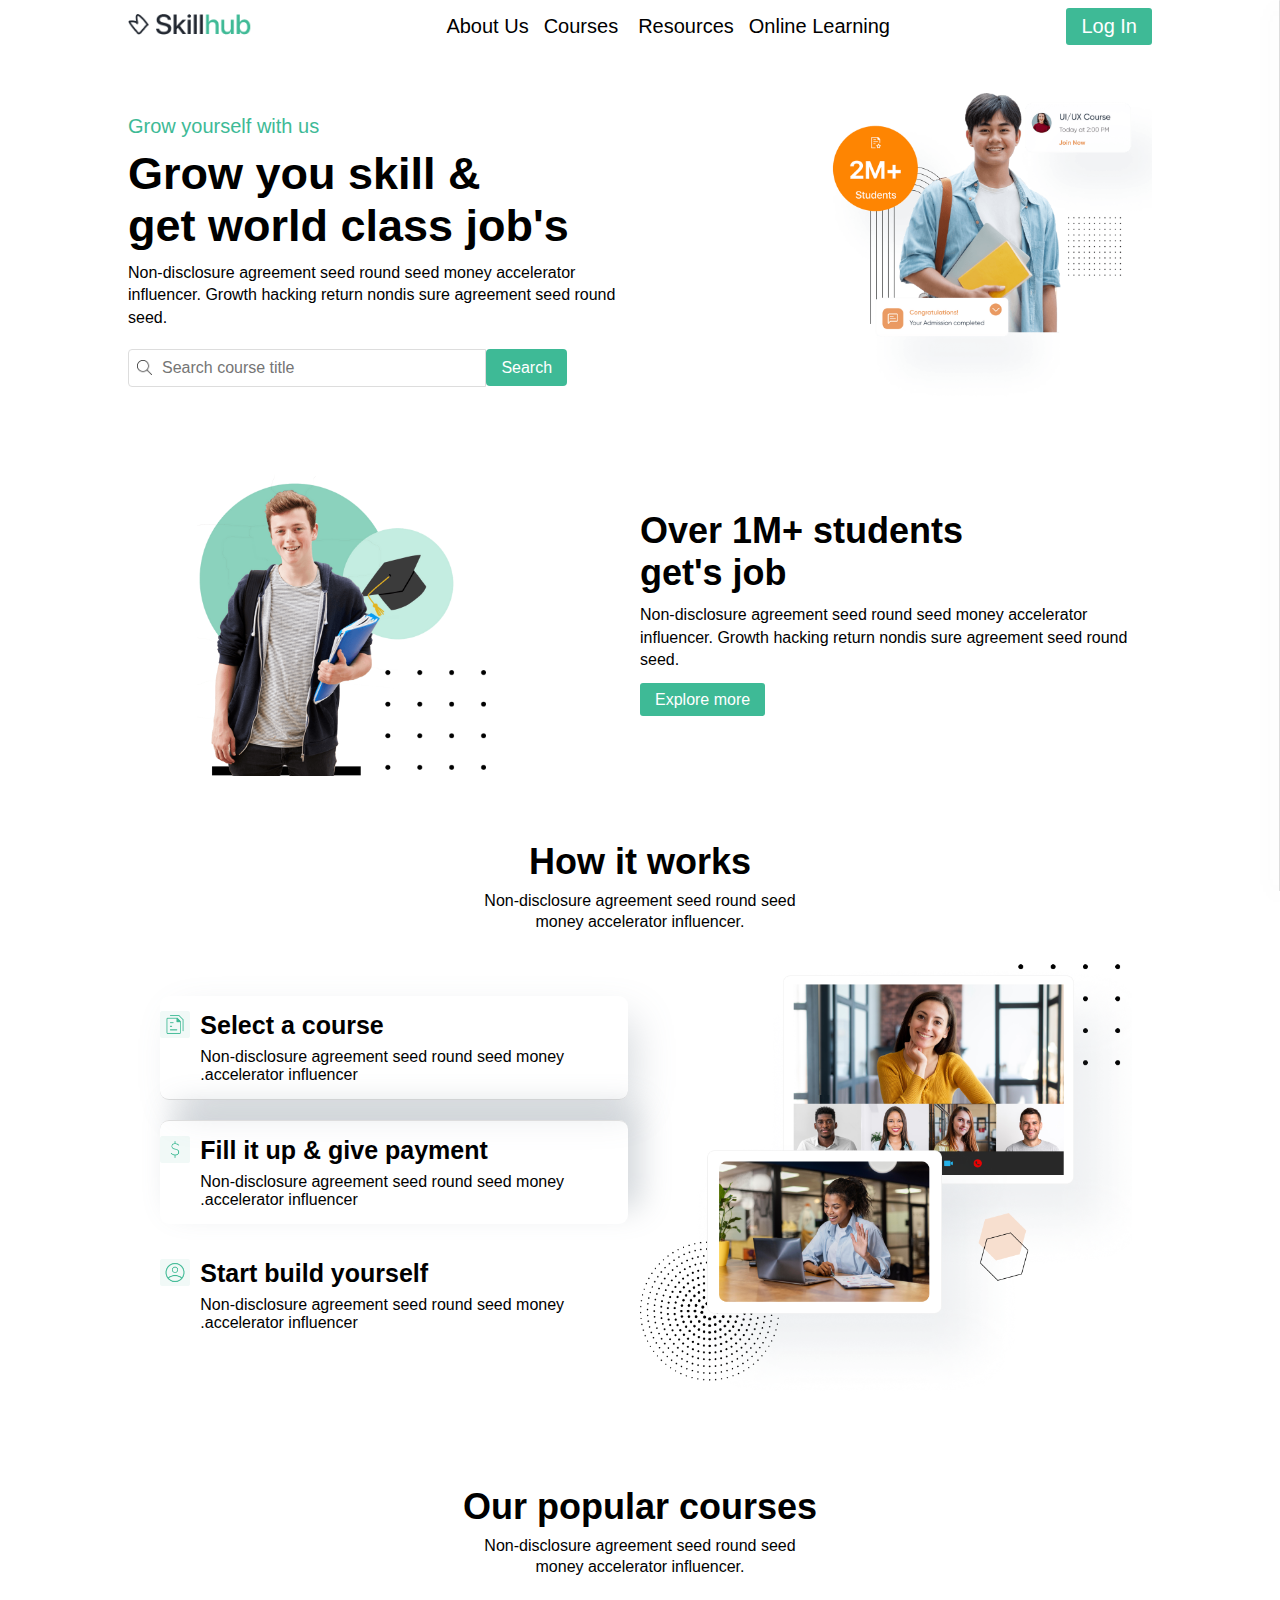
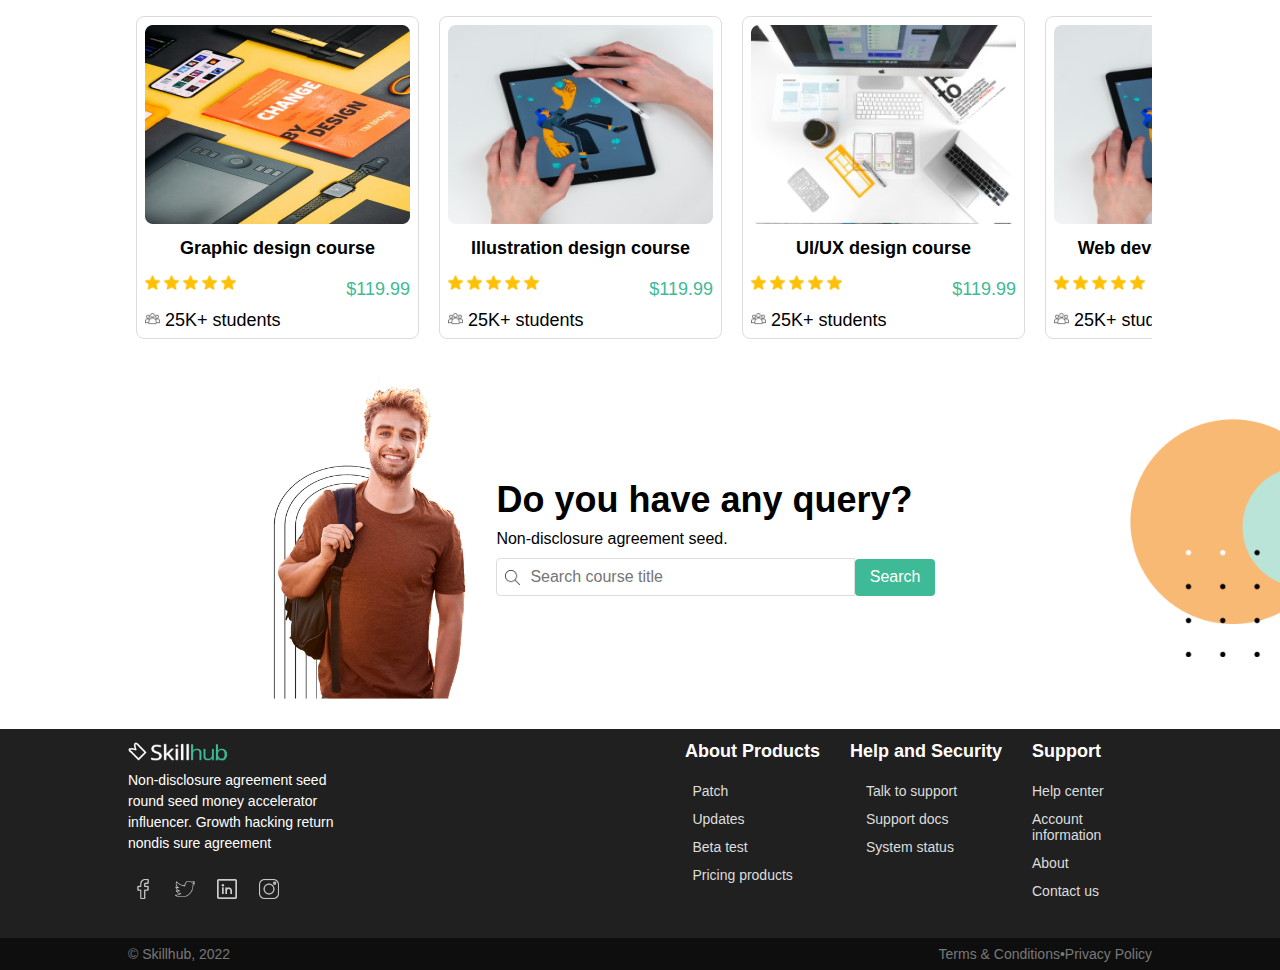
<file: index.html>
<!DOCTYPE html>
<html>
<head>
	<title>SkillHub | Grow yourself with us</title>
	<link rel="stylesheet" href="style.css">
	<link href="http://fonts.cdnfonts.com/css/gilroy-bold?styles=20880" rel="stylesheet"/>
	<meta name="viewport" content="width=device-width,initial-scale=1.0">
	<script type="text/javascript">
		function openNav() {
		document.getElementById("mySidenav").style.width = "65%";
		}
		function closeNav() {
		document.getElementById("mySidenav").style.width = "0";
		}
	</script>
</head>
<body>
	<!--sidenav-->
	<div id="mySidenav" class="sidenav">
		<div class="branding">
			<img src="img/logo.png" alt="bostro-logo">
		</div>
		<a href="javascript:void(0)" class="closebtn" onclick="closeNav()"><img src="icons/close.png"></a>
		<a href="">About Us</a>
		<a href="">Courses</a>
		<a href="" >Resources</a>
		<a href="" >Online Learning</a>
	</div>
	<!--sidenav end-->
	<header>
		<div class="container">
			<div class="branding">
				<img src="img/logo.png">
			</div>
			<div class="nav">
				<ul>
					<li><a href="" >About Us</a></li>
					<li><a href="" >Courses</a></li>
					<li><a href="" >Resources</a></li>
					<li><a href="" >Online Learning</a></li>
				</ul>
			</div>
			<div class="right-nav">
				<div class="loginBtn">
					<a href="login.html" >Log In</a>
				</div>
				<div class="menu" onclick="openNav()">
					<img src="icons/menu.png">
				</div>
			</div>
		</div>
	</header>
	<section class="section-1">
		<div class="container">
			<div class="article-1">
				<img src="img/person-1.png">
				<div class="desc">
					<p>Grow yourself with us</p>
					<h2>Grow you skill &<br/>get world class job's</h2>
					<p>Non-disclosure agreement seed round seed money accelerator influencer.
					Growth hacking return nondis sure agreement seed round seed.</p>
					<form>
						<div class="search-field">
							<img src="icons/search.png">
							<input type="text" placeholder="Search course title" required>
						</div>
						<button type="submit">Search</button>
					</form>
				</div>
			</div>
			<div class="article-2">
				<img src="img/person-2.png">
				<div class="desc">
					<h3>Over 1M+ students<br/>get's job</h3>
					<p>Non-disclosure agreement seed round seed money accelerator influencer.
					Growth hacking return nondis sure agreement seed round seed.</p>
					<div class="explore-more">
						<a href="" >Explore more</a>
					</div>
				</div>
			</div>
		</div>
	</section>
	<section class="section-2">
		<div class="container">
			<div class="intro">
				<h2>How it works</h2>
				<p>Non-disclosure agreement seed round seed <br/>money accelerator influencer.</p>
			</div>
			<div class="article-3">
				<img src="img/person-3.png">
				<div class="article-3-boxes">
					<div class="box">
						<div class="container">
							<img src="img/note.png">
							<div class="description">
								<h3>Select a course</h3>
								<p>Non-disclosure agreement seed round seed money accelerator influencer.</p>
							</div>
						</div>
					</div>
					<div class="box">
						<div class="container">
							<img src="img/dollar.png">
							<div class="description">
								<h3>Fill it up & give payment</h3>
								<p>Non-disclosure agreement seed round seed money accelerator influencer.</p>
							</div>
						</div>
					</div>
					<div class="box">
						<div class="container">
							<img src="img/profile.png">
							<div class="description">
								<h3>Start build yourself</h3>
								<p>Non-disclosure agreement seed round seed money accelerator influencer.</p>
							</div>
						</div>
					</div>
				</div>
			</div>
		</div>
	</section>
	<section class="section-3">
		<div class="container">
			<div class="intro">
				<h2>Our popular courses</h2>
				<p>Non-disclosure agreement seed round seed <br/>money accelerator influencer.</p>
			</div>
			<div class="courses">
				<div class="course">
					<img src="img/material-1.png">
					<p><b>Graphic design course</b></p>
					<div class="ratings">
						<div class="stars">
							<img src="icons/star.png">
							<img src="icons/star.png">
							<img src="icons/star.png">
							<img src="icons/star.png">
							<img src="icons/star.png">
						</div>
						<div class="price">
							<p>$119.99</p>
						</div>
					</div>
					<div class="students">
						<img src="icons/people.png">
						<p>25K+ students</p>
					</div>
				</div>
				<div class="course">
					<img src="img/material-2.png">
					<p><b>Illustration design course</b></p>
					<div class="ratings">
						<div class="stars">
							<img src="icons/star.png">
							<img src="icons/star.png">
							<img src="icons/star.png">
							<img src="icons/star.png">
							<img src="icons/star.png">
						</div>
						<div class="price">
							<p>$119.99</p>
						</div>
					</div>
					<div class="students">
						<img src="icons/people.png">
						<p>25K+ students</p>
					</div>
				</div>
				<div class="course">
					<img src="img/material-3.png">
					<p><b>UI/UX design course</b></p>
					<div class="ratings">
						<div class="stars">
							<img src="icons/star.png">
							<img src="icons/star.png">
							<img src="icons/star.png">
							<img src="icons/star.png">
							<img src="icons/star.png">
						</div>
						<div class="price">
							<p>$119.99</p>
						</div>
					</div>
					<div class="students">
						<img src="icons/people.png">
						<p>25K+ students</p>
					</div>
				</div>
				<div class="course">
					<img src="img/material-4.png">
					<p><b>Web development course</b></p>
					<div class="ratings">
						<div class="stars">
							<img src="icons/star.png">
							<img src="icons/star.png">
							<img src="icons/star.png">
							<img src="icons/star.png">
							<img src="icons/star.png">
						</div>
						<div class="price">
							<p>$119.99</p>
						</div>
					</div>
					<div class="students">
						<img src="icons/people.png">
						<p>25K+ students</p>
					</div>
				</div>
			</div>
		</div>
	</section>
	<section class="section-4">
		<img src="img/circle.png">
		<div class="container">
			<img src="img/person-4.png">
			<div class="query">
				<h2>Do you have any query?</h2>
				<p>Non-disclosure agreement seed.</p>
				<form>
					<div class="search-field">
						<img src="icons/search.png">
						<input type="text" placeholder="Search course title" required>
					</div>
					<button type="submit">Search</button>
				</form>
			</div>
		</div>
	</section>
	<footer>
		<div class="container">
			<div class="ft-branding">
				<div class="branding">
					<img src="img/ft-logo.png">
					<p>Non-disclosure agreement seed round seed money accelerator influencer.
					Growth hacking return nondis sure agreement</p>
				</div>
				<div class="follow">
					<ul>
						<li><a href="" ><img src="icons/facebook.png"></a></li>
						<li><a href="" ><img src="icons/twitter.png"></a></li>
						<li><a href="" ><img src="icons/linkedin.png"></a></li>
						<li><a href="" ><img src="icons/instagram.png"></a></li>
					</ul>
				</div>
			</div>
			<div class="footer-nav">
				<div class="ft-menus">
					<h3>About Products</h3>
					<ul>
						<li><a href="" >Patch</a></li>
						<li><a href="" >Updates</a></li>
						<li><a href="" >Beta test</a></li>
						<li><a href="" >Pricing products</a></li>
					</ul>
				</div>
				<div class="ft-menus">
					<h3>Help and Security</h3>
					<ul>
						<li><a href="" >Talk to support</a></li>
						<li><a href="" >Support docs</a></li>
						<li><a href="" >System status</a></li>
					</ul>
				</div>
				<div class="ft-menus">
					<h3>Support</h3>
					<ul>
						<li><a href="" >Help center</a></li>
						<li><a href="" >Account information</a></li>
						<li><a href="" >About</a></li>
						<li><a href="" >Contact us</a></li>
					</ul>
				</div>
			</div>
		</div>
		<div class="copyright">
			<div class="container">
				<div class="cpr">
					<p>© Skillhub, 2022</p>
				</div>
				<div class="privacy">
					<a href="" >Terms & Conditions</a>
					<p> • </p>
					<a href="" >Privacy Policy</a>
				</div>
			</div>
		</div>
	</footer>
</body>
</html>
</file>
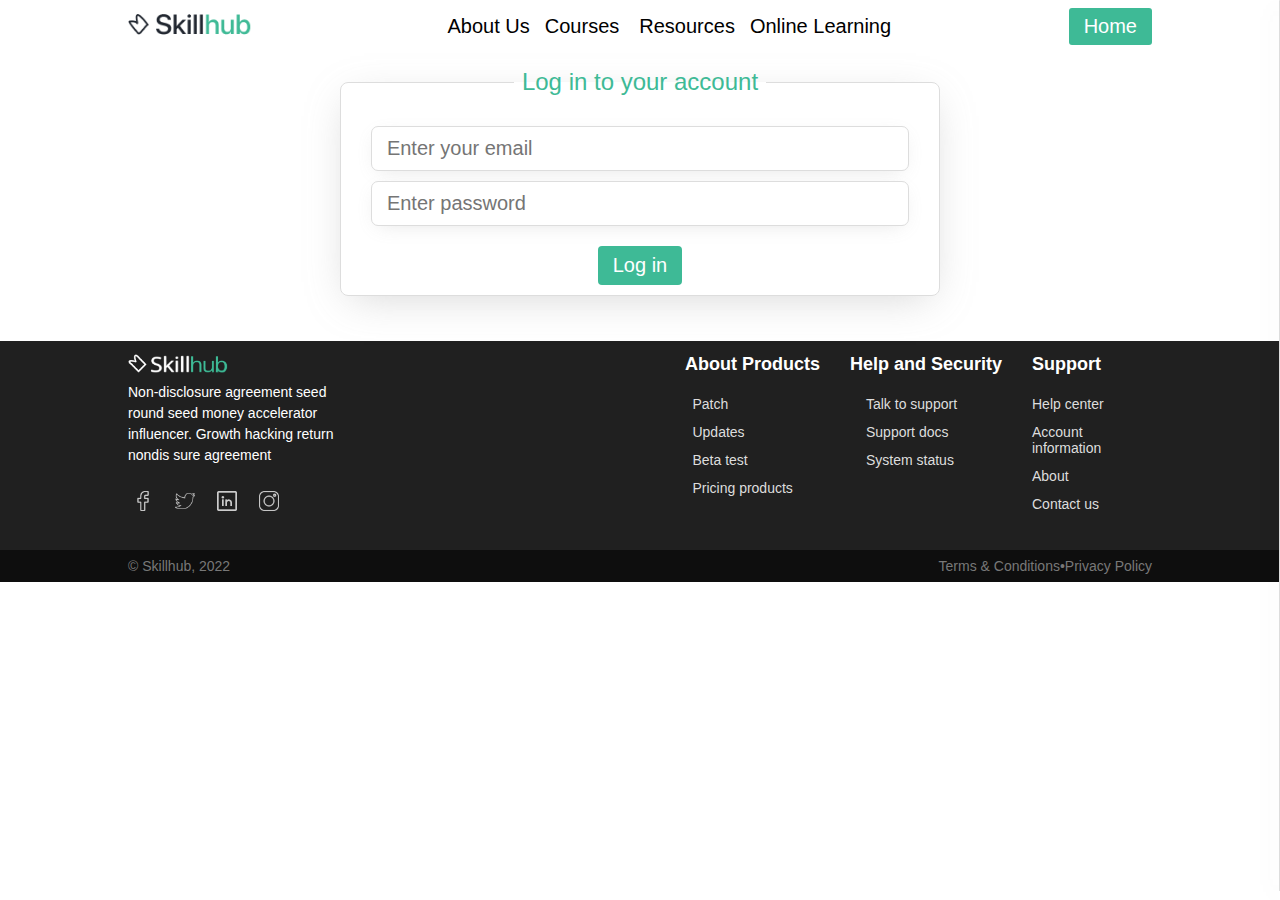
<file: login.html>
<!DOCTYPE html>
<html>
<head>
	<title>SkillHub | Grow yourself with us</title>
	<link rel="stylesheet" href="style.css">
	<link href="http://fonts.cdnfonts.com/css/gilroy-bold?styles=20880" rel="stylesheet"/>
	<meta name="viewport" content="width=device-width,initial-scale=1.0">
	<script type="text/javascript">
		function openNav() {
		document.getElementById("mySidenav").style.width = "65%";
		}
		function closeNav() {
		document.getElementById("mySidenav").style.width = "0";
		}
	</script>
</head>
<body>
	<!--sidenav-->
	<div id="mySidenav" class="sidenav">
		<div class="branding">
			<img src="img/logo.png" alt="bostro-logo">
		</div>
		<a href="javascript:void(0)" class="closebtn" onclick="closeNav()"><img src="icons/close.png"></a>
		<a href="">About Us</a>
		<a href="">Courses</a>
		<a href="" >Resources</a>
		<a href="" >Online Learning</a>
	</div>
	<!--sidenav end-->
	<header>
		<div class="container">
			<div class="branding">
				<img src="img/logo.png">
			</div>
			<div class="nav">
				<ul>
					<li><a href="" >About Us</a></li>
					<li><a href="" >Courses</a></li>
					<li><a href="" >Resources</a></li>
					<li><a href="" >Online Learning</a></li>
				</ul>
			</div>
			<div class="right-nav">
				<div class="loginBtn">
					<a href="index.html" >Home</a>
				</div>
				<div class="menu" onclick="openNav()">
					<img src="icons/menu.png">
				</div>
			</div>
		</div>
	</header>
	<main>
		<div class="container">
			<form class="login-form"method="POST" action="">
				<fieldset>
					<legend>Log in to your account</legend>
					<div class="data">
						<input type="email" placeholder="Enter your email" required>
						<input type="password" placeholder="Enter password"required>
					</div>
					<div class="loginBtn">
						<button type="submit">Log in</button>
					</div>
				</fieldset>
			</form>
		</div>
	</main>
	<footer>
		<div class="container">
			<div class="ft-branding">
				<div class="branding">
					<img src="img/ft-logo.png">
					<p>Non-disclosure agreement seed round seed money accelerator influencer.
					Growth hacking return nondis sure agreement</p>
				</div>
				<div class="follow">
					<ul>
						<li><a href="" ><img src="icons/facebook.png"></a></li>
						<li><a href="" ><img src="icons/twitter.png"></a></li>
						<li><a href="" ><img src="icons/linkedin.png"></a></li>
						<li><a href="" ><img src="icons/instagram.png"></a></li>
					</ul>
				</div>
			</div>
			<div class="footer-nav">
				<div class="ft-menus">
					<h3>About Products</h3>
					<ul>
						<li><a href="" >Patch</a></li>
						<li><a href="" >Updates</a></li>
						<li><a href="" >Beta test</a></li>
						<li><a href="" >Pricing products</a></li>
					</ul>
				</div>
				<div class="ft-menus">
					<h3>Help and Security</h3>
					<ul>
						<li><a href="" >Talk to support</a></li>
						<li><a href="" >Support docs</a></li>
						<li><a href="" >System status</a></li>
					</ul>
				</div>
				<div class="ft-menus">
					<h3>Support</h3>
					<ul>
						<li><a href="" >Help center</a></li>
						<li><a href="" >Account information</a></li>
						<li><a href="" >About</a></li>
						<li><a href="" >Contact us</a></li>
					</ul>
				</div>
			</div>
		</div>
		<div class="copyright">
			<div class="container">
				<div class="cpr">
					<p>© Skillhub, 2022</p>
				</div>
				<div class="privacy">
					<a href="" >Terms & Conditions</a>
					<p> • </p>
					<a href="" >Privacy Policy</a>
				</div>
			</div>
		</div>
	</footer>
	</body>
	</html>
</file>
<file: style.css>
/*global*/
*{
	margin:0;
	padding:0;
	box-sizing:border-box;
}
body{
	
}
.container{
	width:90%;
	margin:auto;
}
ul{
	list-style-type:none;
}
a{
	text-decoration:none;
}

/*font-family*/
h1,h2,h3,h4,h5,h6,p,a,b,legend,button,input{
	font-family:Gilroy-Regular, sans-serif;
}

/*effects*/
.nav ul li a:hover{
	background-color:#3eba96;
	color:white;
	border-radius:4px;
}
.article-2 .explore-more a:hover,
form button:hover,
.loginBtn a:hover{
	background-color:#209c78;
}

/*drawer-manu start*/
.sidenav {
  height:99%;
  width: 0;
  position: fixed;
  z-index:1;
  top:0;
  right: 0;
  background-color:white;
  overflow-x: hidden;
  padding-top: 60px;
  transition: 0.3s;
  border-left:0.6px solid #ddd;
  border-radius:7px;
  box-shadow:0px 5px 25px 0px rgba(110,110,110,0.3);
}
.sidenav a{
  padding: 10px 32px;
  text-decoration: none;
  font-size: 18px;
  color: #818181;
  display:block;
  transition: 0.3s;
  text-transform:uppercase;
  border-bottom:0.8px solid #ddd;
  border-radius:6px;
  width:60%;
  margin:auto;
  transition:0.3s;
}
.sidenav a:not(.sidenav a:first-child){
	text-align:center;
}
.sidenav .closebtn {
  position: absolute;
  top: 0;
  right:-30px;
  font-size: 45px;
  border:none;
}
.sidenav .branding{
	display:flex;
	align-items:center;
	justify-content:center;
	margin-bottom:20px;
}
.sidenav .branding img{
	/*width:142px;
	height:38px;*/
	width:87.5%;
	height:26.7%;
}
/*drawer-menu close*/

/*header*/
header{
	width:100%;
}
header .container{
	display:flex;
	align-items:center;
	justify-content:space-between;
	padding:8px 0;
}
.branding img{
	/*width:142px;
	height:38px;*/
	width:87.5%;
	height:26.7%;
}
header .container .nav{
	display:none;
}
.right-nav{
	display:flex;
	align-items:center;
	justify-content:space-between;
}
.right-nav .loginBtn{
	text-align:center;
}
.loginBtn a{
	display:block;
	font-size:20px;
	padding:7px 15px;
	background-color:#3EBA96;
	border-radius:3px;
	color:white;
	transition:0.3s;
}
.right-nav .menu{
	margin-left:10px;
}
.right-nav .menu img,.closebtn img{
	width:20px;
}

/*section-1*/
.section-1{
	padding-top:30px;
}
/*section-1 article-1*/
.article-1,.article-2{
	text-align:center;
}
.article-1 img,.article-2 img{
	width:98.76%;
	height:86.97%;
}
.desc{
	text-align:left;
}
.desc p:first-child{
	font-size:20px;
	color:#3eba96;
}
.desc h2{
	margin-top:10px;
	font-size:45px;
}
.desc p:not(.desc p:first-child){
	margin-top:10px;
	font-size:16px;
	line-height:1.4;
}
form{
	margin-top:20px;
	display:flex;
	align-items:center;
	justify-content:left;
	width:100%;
}
.search-field{
	display:flex;
	align-items:center;
	justify-content:left;
	width:70%;
	border:0.9px solid #ddd;
	border-radius:4px 0px 0px 4px;
}
.search-field img{
	width:15px;
	height:15px;
	margin-left:8px;
}
form input[type="text"]{
	width:100%;
	border:none;
	outline:none;
	padding:9px 10px;
	font-size:16px;
}
form button{
	padding:9.5px 15px;
	background-color:#3eba96;
	font-size:16px;
	border-radius:4px 4px 4px 4px;
	border:none;
	color:white;
	transition:0.3s;
}

/*section-1 article-2*/
.article-2{
	margin-top:30px;
}
.article-2 .explore-more{
	margin-top:20px;
}
.article-2 .explore-more a{
	display:inline;
	font-size:16px;
	background-color:#3EBA96;
	border-radius:3px;
	color:white;
	text-align:center;
	padding:8px 15px;
	transition:0.3s;
}
.article-2 img{
	height:93%;
}
.desc h3{
	font-size:36px;
}

/*section-2*/
.section-2,.section-3{
	padding-top:30px;
	text-align:center;
}
.intro h2,.section-4 .container h2{
	font-size:36px;
}
.intro p,.section-4 .container p{
	font-size:16px;
	margin-top:8px;
	line-height:1.3;
}

/*section-2 article-3*/
.article-3{
	margin-top:30px;
}
.article-3 img{
	width:89.14%;
	height:89%;
}
.article-3-boxes .box:first-child{
	margin-top:0;
	border-bottom:1px solid #ddd;
	box-shadow:13px 15px 40px -8px rgba(116,128,144,0.3);
}
.article-3-boxes .box:nth-child(2){
	border-top:1px solid #ddd;
	box-shadow:13px -15px 30px 0px rgba(116,128,144,0.3);
}
.box{
	padding:15px 0;
	width:95%;
	margin:20px auto;
	transition:0.3s;
	border-radius:9px;
}

.box img{
	width:30px;
	float:left;
}
.description{
	text-align:left;
	overflow-x:hidden;
	padding-left:10px;
}
.description h3{
	font-size:25px;
}
.description p{
	margin-top:8px;
	font-size:16px;
}

/*section-3*/
.courses{
	margin-top:30px;
	padding:8px;
	display:flex;
	align-items:center;
	overflow-x:auto;
}
.courses .course:first-child{
	margin-left:0;
}
.courses .course:last-child{
	margin-right:0;
}
.course{
	margin:0 10px;
	padding:8px;
	padding-bottom:0;
	border:0.8px solid #ddd;
	border-radius:8px;
}
.course img{
	width:;
}
.course p{
	font-size:18px;
	margin-top:10px;
}
.ratings{
	display:flex;
	align-items:center;
	justify-content:space-between;
	margin-top:10px;
}
.stars img{
	width:15px;
}
.students{
	display:flex;
	align-items:center;
	justify-content:left;
	margin-top:;
}
.students img{
	width:15px;
	margin-right:5px;
}
.students p{
	padding-bottom:7px;
}
.price p{
	color:#3eba96;
	font-size:18px;
}

/*section-4*/
.section-4{
	margin-top:30px;
	position:relative;
}
.section-4>img{
	width:25.7%;
	position:absolute;
	right:0;
	z-index:-1;
}
.section-4 .container{
	display:flex;
	align-items:center;
	justify-content:left;
}
.section-4 .container>img{
	width:25%;
}
.query{
	width:65%;
	margin-left:20px;
}
.query form{
	margin-top:8px;
}

/*footer*/
footer{
	background-color:#202020;
	color:white;
	margin-top:30px;
	text-align:center;
}
.ft-branding{
	padding:10px 0;
}
.ft-branding .branding p{
	font-size:18px;
	line-height:1.5;
	width:250px;
	margin:auto;
}
.ft-branding .branding img{
	width:142px;
}
.follow{
	margin-top:20px;
	display:inline-flex;
}
.follow ul{
	display:flex;
	align-items:center;
	justify-content:center;
}
.follow ul li{
	margin:0 6px;
	transition:0.3s;
	transition:0.3s;
}
.follow ul li a{
	display:block;
	padding:5px;
}
.follow ul li a img{
	width:20px;
	filter:invert(80%);
	transition:0.3s;
}

.ft-menus{
	margin-top:20px;
}
.ft-menus h3{
	font-size:22px;
}
.ft-menus ul{
	margin-top:15px;
}
.ft-menus ul li{
	width:120px;
	margin:auto;
}
.ft-menus ul li a{
	display:block;
	padding:6px 0;
	font-size:18px;
	color:#ddd;
	transition:0.3s;
}

/*copyright*/
.copyright{
	background-color:#0e0e0e;
	margin-top:20px;
	width:100%;
}
.copyright .container{
	display:flex;
	align-items:center;
	justify-content:space-between;
}
.copyright p,.copyright a{
	color:#787878;
}
.cpr p,.privacy a,.privacy p{
	font-size:1.1rem;
}
.privacy{
	padding:8px 0;
}

/*----login-area----*/
.login-form{
	text-align:center;
	margin-top:30px;
}
.login-form fieldset{
	margin:15px auto;
	border:0.4px solid #ddd;
	border-radius:8px;
	padding-bottom:10px;
	box-shadow:0 10px 40px -10px rgba(150,150,150,0.4);
}
.login-form fieldset legend{
	font-size:24px;
	padding:0 8px;
	color:#3eba96;
}
.data,.loginBtn button{
	margin-top:20px;
}
.loginBtn button{
	padding:8px 15px;
	font-size:20px;
}
.data input{
	width:90%;
	margin-top:10px;
	padding:10px 15px;
	font-size:20px;
	outline:none;
	border:0.5px solid #ddd;
	border-radius:7px;
	transition:0.3s;
	box-shadow:0 5px 20px -8px rgba(150,150,150,0.3);
}
.data input:focus{
	transform:scale(1.04);
}

/*responsive for desktop*/
@media screen and (min-width:768px){
	.container{
		width:80%;
	}
	header .container .nav{
		display:flex;
		align-items:center;
		justify-content:center;
	}
	.nav ul{
		display:flex;
		align-items:center;
		justify-content:center;
	}
	.nav ul li{
		margin:0 5px;
		transition:0.4s;
	}
	.nav ul li:first-child,.nav ul li:last-child{
		margin:0;
	}
	.nav ul li a{
		display:block;
		padding:7px 5px;
		font-size:20px;
		transition:0.4s;
		color:black;
	}
	.right-nav .menu{
		display:none;
	}
	
	.article-1,.article-2,.article-3{
		display:flex;
		align-items:center;
		justify-content:space-between;
		margin:35px 0;
	}
	.article-1>img,.article-2>img{
		width:35%;
	}
	.article-3{
		padding:20px;
	}
	.article-3>img{
		width:50%;
	}
	.section-1 .container .article-1:first-child,
	.section-2 .container .article-3{
		direction:rtl;
		margin-top:10px;
	}
	.section-2 .container .article-3 .article-3-boxes{
		width:50%;
	}
	.desc{
		direction:ltr;
		width:50%;
	}
	.box .container{
		width:100%;
	}
	
	.section-4 .container>img{
		width:20%;
	}
	.section-4>img{
		width:15%;
	}
	.section-4 .container{
		justify-content:center;
	}
	.query{
		width:50%;
	}
	
	footer{
		text-align:left;
	}
	footer .container{
		display:flex;
		align-items:center;
		justify-content:space-between;
	}
	.ft-branding{
		text-align:left;
		display:flex-end;
	}
	.ft-branding .branding img{
		width:100px;
	}
	.ft-branding .branding p{
		width:220px;
		font-size:14px;
	}
	.follow{
		align-self:left;
	}
	.follow ul li:first-child{
		margin-left:0;
	}
	
	.footer-nav{
		display:flex;
		justify-content:space-between;
	}
	.ft-menus{
		margin:0 30px;
	}
	.footer-nav .ft-menus:first-child,
	.footer-nav .ft-menus:last-child{
		margin:0;
	}
	.ft-menus h3{
		font-size:18px;
	}
	.ft-menus ul li a{
		font-size:14px;
	}
	
	.privacy{
		display:inline-flex;
		align-items:center;
		justify-content:center;
	}
	.cpr p,.privacy a,.privacy p{
		font-size:14px;
	}
	
	.login-form{
		width:75%;
		margin:auto;
	}
}
</file>
